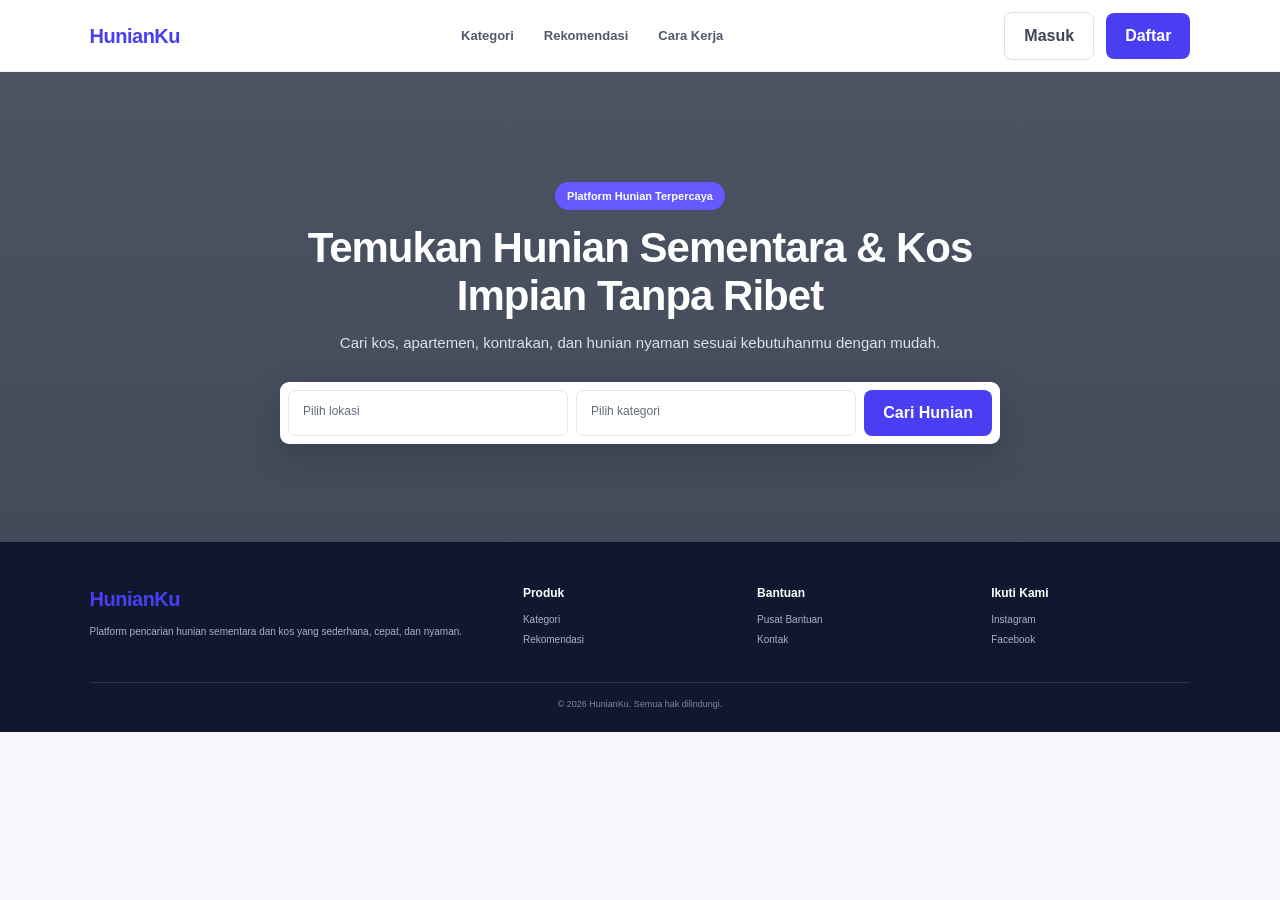
<file: index.html>
<!DOCTYPE html>
<html lang="id">

<head>
  <meta charset="UTF-8">
  <meta name="viewport" content="width=device-width,initial-scale=1.0">
  <title>HunianKu - Cari Hunian</title>
  <link rel="stylesheet" href="style.css">
</head>

<body>
  <header class="navbar">
    <a class="logo" href="index.html">HunianKu</a>
    <nav class="nav-links"><a href="#kategori">Kategori</a><a href="#rekomendasi">Rekomendasi</a><a href="#cara">Cara
        Kerja</a></nav>
    <div class="nav-actions"><a class="btn btn-outline" href="login.html">Masuk</a><a class="btn btn-primary"
        href="regis.html">Daftar</a></div>
  </header>

  <section class="hero">
    <div class="hero-content">
      <span class="badge">Platform Hunian Terpercaya</span>
      <h1>Temukan Hunian Sementara &amp; Kos Impian Tanpa Ribet</h1>
      <p>Cari kos, apartemen, kontrakan, dan hunian nyaman sesuai kebutuhanmu dengan mudah.</p>
      <form class="search-box" onsubmit="return false">
        <div class="search-field">Pilih lokasi</div>
        <div class="search-field">Pilih kategori</div>
        <button class="btn btn-primary">Cari Hunian</button>
      </form>
    </div>
  </section>


  <footer class="footer">
    <div class="footer-grid">
      <div>
        <div class="logo">HunianKu</div>
        <p style="margin-top:10px">Platform pencarian hunian sementara dan kos yang sederhana, cepat, dan nyaman.</p>
      </div>
      <div>
        <h4>Produk</h4><a href="#kategori">Kategori</a><a href="#rekomendasi">Rekomendasi</a>
      </div>
      <div>
        <h4>Bantuan</h4><a href="#">Pusat Bantuan</a><a href="#">Kontak</a>
      </div>
      <div>
        <h4>Ikuti Kami</h4><a href="#">Instagram</a><a href="#">Facebook</a>
      </div>
    </div>
    <div class="copyright">© 2026 HunianKu. Semua hak dilindungi.</div>
  </footer>
</body>

</html>
</file>
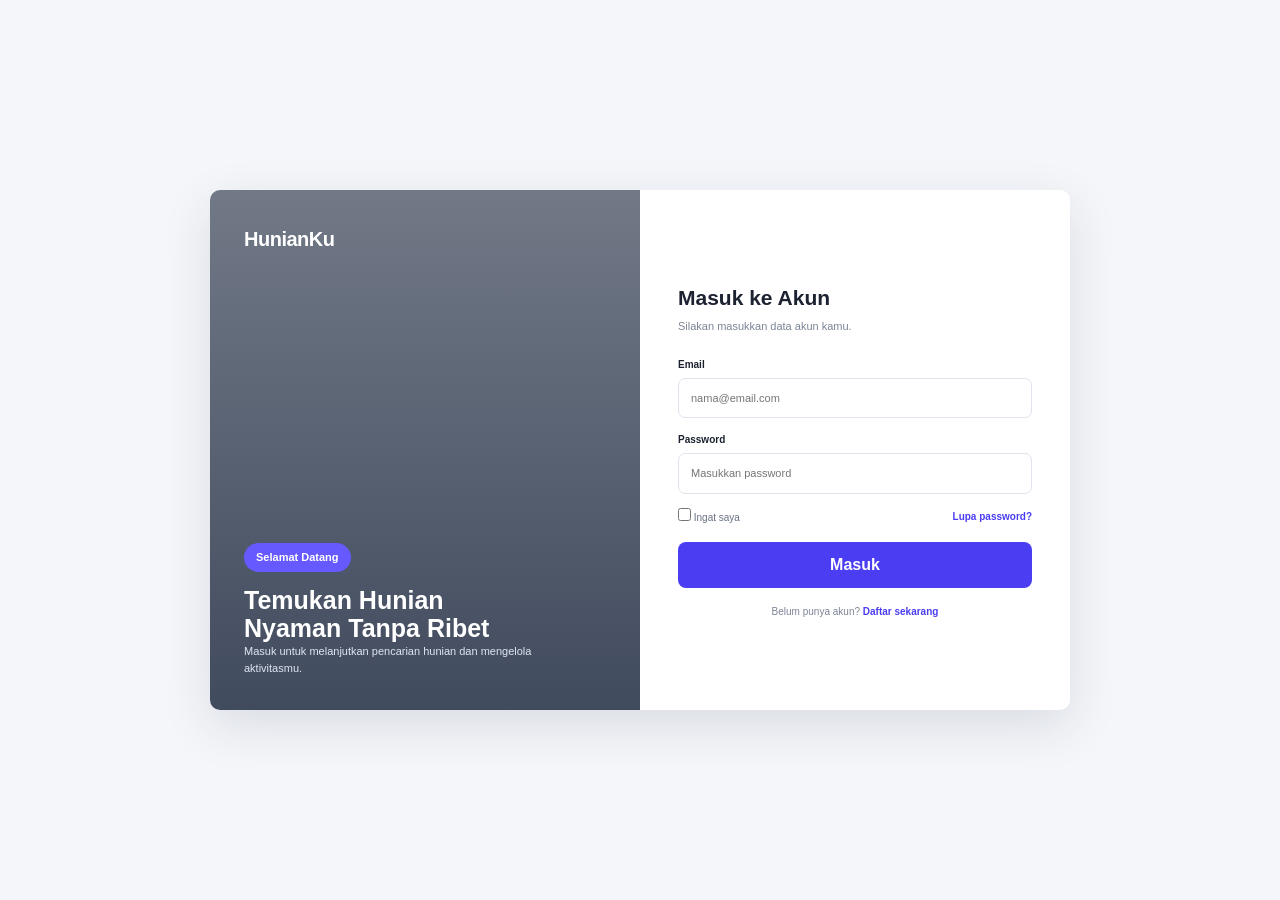
<file: login.html>
<!DOCTYPE html>
<html lang="id">

<head>
  <meta charset="UTF-8">
  <meta name="viewport" content="width=device-width,initial-scale=1.0">
  <title>Masuk - HunianKu</title>
  <link rel="stylesheet" href="style.css">
</head>

<body class="auth-page">
  <div class="auth-shell">
    <div class="auth-visual">
      <div><a class="logo" style="color:#fff" href="index.html">HunianKu</a></div>
      <div><span class="badge">Selamat Datang</span>
        <h1>Temukan Hunian Nyaman Tanpa Ribet</h1>
        <p>Masuk untuk melanjutkan pencarian hunian dan mengelola aktivitasmu.</p>
      </div>
    </div>
    <div class="auth-form">
      <h2>Masuk ke Akun</h2>
      <p class="sub">Silakan masukkan data akun kamu.</p>
      <form onsubmit="return false">
        <div class="form-group"><label>Email</label><input class="form-control" type="email"
            placeholder="nama@email.com"></div>
        <div class="form-group"><label>Password</label><input class="form-control" type="password"
            placeholder="Masukkan password"></div>
        <div style="display:flex;justify-content:space-between;align-items:center;margin:4px 0 12px"><label
            style="font-size:10px;color:#687184"><input type="checkbox"> Ingat saya</label><a class="small-link"
            href="#">Lupa password?</a></div>
        <button class="btn btn-primary" type="submit">Masuk</button>
      </form>
      <p class="auth-note">Belum punya akun? <a class="small-link" href="regis.html">Daftar sekarang</a></p>
    </div>
  </div>
</body>

</html>
</file>
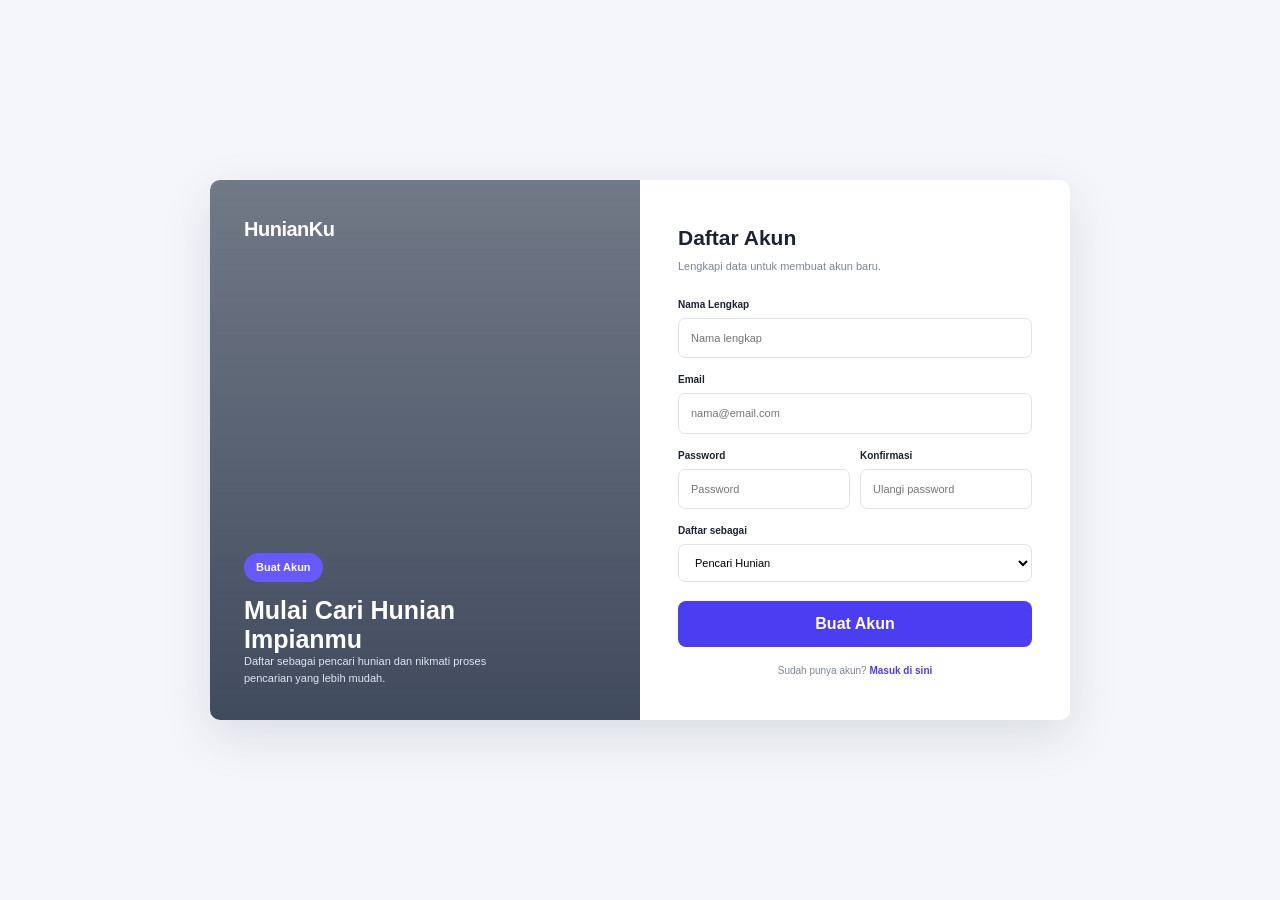
<file: regis.html>
<!DOCTYPE html>
<html lang="id"><head><meta charset="UTF-8"><meta name="viewport" content="width=device-width,initial-scale=1.0"><title>Daftar - HunianKu</title><link rel="stylesheet" href="style.css"></head>
<body class="auth-page">
<div class="auth-shell">
  <div class="auth-visual" style="background-image:linear-gradient(rgba(11,24,48,.58),rgba(11,24,48,.78)),url('https://images.unsplash.com/photo-1560185008-b033106af5c3?auto=format&fit=crop&w=900&q=85')"><div><a class="logo" style="color:#fff" href="index.html">HunianKu</a></div><div><span class="badge">Buat Akun</span><h1>Mulai Cari Hunian Impianmu</h1><p>Daftar sebagai pencari hunian dan nikmati proses pencarian yang lebih mudah.</p></div></div>
  <div class="auth-form"><h2>Daftar Akun</h2><p class="sub">Lengkapi data untuk membuat akun baru.</p>
    <form onsubmit="return false">
      <div class="form-group"><label>Nama Lengkap</label><input class="form-control" type="text" placeholder="Nama lengkap"></div>
      <div class="form-group"><label>Email</label><input class="form-control" type="email" placeholder="nama@email.com"></div>
      <div class="form-row"><div class="form-group"><label>Password</label><input class="form-control" type="password" placeholder="Password"></div><div class="form-group"><label>Konfirmasi</label><input class="form-control" type="password" placeholder="Ulangi password"></div></div>
      <div class="form-group"><label>Daftar sebagai</label><select class="form-control"><option>Pencari Hunian</option><option>Pemilik Properti</option></select></div>
      <button class="btn btn-primary" type="submit">Buat Akun</button>
    </form>
    <p class="auth-note">Sudah punya akun? <a class="small-link" href="login.html">Masuk di sini</a></p>
  </div>
</div>
</body></html>
</file>
<file: style.css>
:root {
  --primary: #4b3df2;
  --primary-dark: #3e31d4;
  --navy: #10182f;
  --text: #1c2230;
  --muted: #7c8496;
  --line: #e7e9f0;
  --background: #f7f8fb;
  --white: #fff;
  --success: #21b573;
  --warning: #f4ad3d;
  --radius: 8px;
}

* {
  box-sizing: border-box;
  margin: 0;
  padding: 0;
}

html {
  scroll-behavior: smooth;
}

body {
  background: var(--background);
  color: var(--text);
  font-family: Inter, Arial, Helvetica, sans-serif;
  line-height: 1.5;
}

a {
  color: inherit;
  text-decoration: none;
}

button,
input {
  font: inherit;
}

img {
  display: block;
  max-width: 100%;
}

/* ===== NAVBAR DAN HALAMAN UTAMA ===== */
.navbar {
  display: flex;
  height: 72px;
  align-items: center;
  justify-content: space-between;
  padding: 0 7%;
  border-bottom: 1px solid #f0f1f5;
  background: var(--white);
}

.logo {
  color: var(--primary);
  font-size: 20px;
  font-weight: 800;
  letter-spacing: -0.5px;
}

.nav-links {
  display: flex;
  align-items: center;
  gap: 30px;
  font-size: 13px;
  font-weight: 600;
}

.nav-links a {
  color: #51596c;
}

.nav-links a:hover {
  color: var(--primary);
}

.nav-actions {
  display: flex;
  align-items: center;
  gap: 12px;
}

.btn {
  display: inline-flex;
  align-items: center;
  justify-content: center;
  gap: 8px;
  padding: 11px 19px;
  border: 0;
  border-radius: var(--radius);
  cursor: pointer;
  font-weight: 700;
}

.btn-primary {
  background: var(--primary);
  color: var(--white);
}

.btn-primary:hover {
  background: var(--primary-dark);
}

.btn-outline {
  border: 1px solid #dfe2eb;
  background: var(--white);
  color: #3d4658;
}

.hero {
  display: flex;
  min-height: 470px;
  align-items: center;
  justify-content: center;
  padding: 82px 7% 70px;
  background:
    linear-gradient(rgba(10, 19, 39, 0.72), rgba(10, 19, 39, 0.76)),
    url("https://images.unsplash.com/photo-1554469384-e58fac16e23a?auto=format&fit=crop&w=1800&q=85")
      center / cover;
  color: var(--white);
  text-align: center;
}

.hero-content {
  max-width: 780px;
}

.badge {
  display: inline-block;
  margin-bottom: 14px;
  padding: 6px 12px;
  border-radius: 999px;
  background: #6559ff;
  color: var(--white);
  font-size: 11px;
  font-weight: 800;
}

.hero h1 {
  margin-bottom: 13px;
  font-size: 42px;
  letter-spacing: -1px;
  line-height: 1.12;
}

.hero p {
  margin-bottom: 28px;
  color: #dce0ed;
  font-size: 15px;
}

.search-box {
  display: flex;
  max-width: 720px;
  gap: 8px;
  margin: 0 auto;
  padding: 8px;
  border-radius: 9px;
  background: var(--white);
  box-shadow: 0 12px 35px rgba(0, 0, 0, 0.18);
}

.search-field {
  flex: 1;
  padding: 11px 14px;
  border: 1px solid #e5e7ee;
  border-radius: 7px;
  color: #626b7d;
  font-size: 12px;
  text-align: left;
}

.search-box .btn {
  min-width: 110px;
}

.section {
  padding: 52px 7%;
  background: var(--white);
}

.section-head {
  display: flex;
  align-items: end;
  justify-content: space-between;
  margin-bottom: 22px;
}

.section-head h2 {
  font-size: 21px;
}

.section-head p {
  color: var(--muted);
  font-size: 12px;
}

/* ===== FOOTER ===== */
.footer {
  padding: 42px 7% 20px;
  background: var(--navy);
  color: var(--white);
}

.footer-grid {
  display: grid;
  grid-template-columns: 2fr 1fr 1fr 1fr;
  gap: 35px;
}

.footer h4 {
  margin-bottom: 10px;
  font-size: 12px;
}

.footer p,
.footer a {
  color: #aab1c4;
  font-size: 10px;
}

.footer a {
  display: block;
  margin: 5px 0;
}

.copyright {
  margin-top: 30px;
  padding-top: 15px;
  border-top: 1px solid #29324d;
  color: #7f879b;
  font-size: 9px;
  text-align: center;
}

/* ===== LOGIN DAN REGISTRASI ===== */
.auth-page {
  display: grid;
  min-height: 100vh;
  place-items: center;
  padding: 30px;
  background: #f4f6f9;
}

.auth-shell {
  display: grid;
  width: min(860px, 100%);
  grid-template-columns: 1fr 1fr;
  overflow: hidden;
  border-radius: 10px;
  background: var(--white);
  box-shadow: 0 16px 50px rgba(30, 40, 70, 0.12);
}

.auth-visual {
  display: flex;
  min-height: 520px;
  flex-direction: column;
  justify-content: space-between;
  padding: 34px;
  background:
    linear-gradient(rgba(11, 24, 48, 0.58), rgba(11, 24, 48, 0.78)),
    url("https://images.unsplash.com/photo-1493809842364-78817add7ffb?auto=format&fit=crop&w=900&q=85")
      center / cover;
  color: var(--white);
}

.auth-visual h1 {
  max-width: 300px;
  font-size: 25px;
  line-height: 1.15;
}

.auth-visual p {
  max-width: 290px;
  color: #dfe5f2;
  font-size: 11px;
}

.auth-form {
  display: flex;
  flex-direction: column;
  justify-content: center;
  padding: 42px 38px;
}

.auth-form h2 {
  margin-bottom: 5px;
  font-size: 21px;
}

.auth-form .sub {
  margin-bottom: 22px;
  color: var(--muted);
  font-size: 11px;
}

.form-group {
  margin-bottom: 14px;
}

.form-group label {
  display: block;
  margin-bottom: 6px;
  font-size: 10px;
  font-weight: 700;
}

.form-control {
  width: 100%;
  padding: 11px 12px;
  border: 1px solid #e0e3eb;
  border-radius: 7px;
  outline: none;
  background: var(--white);
  font-size: 11px;
}

.form-control:focus {
  border-color: #aaa0ff;
  box-shadow: 0 0 0 3px #eeecff;
}

.form-row {
  display: flex;
  gap: 10px;
}

.form-row > * {
  flex: 1;
}

.auth-form .btn {
  width: 100%;
  margin-top: 5px;
}

.small-link {
  color: var(--primary);
  font-size: 10px;
  font-weight: 700;
}

.auth-note {
  margin-top: 16px;
  color: var(--muted);
  font-size: 10px;
  text-align: center;
}

/* ===== DASHBOARD ===== */
.dashboard {
  display: grid;
  min-height: 100vh;
  grid-template-columns: 205px 1fr;
  background: var(--background);
}

.sidebar {
  position: sticky;
  top: 0;
  height: 100vh;
  padding: 22px 13px;
  border-right: 1px solid var(--line);
  background: var(--white);
}

.side-logo {
  padding: 0 10px 25px;
  color: var(--primary);
  font-size: 18px;
  font-weight: 800;
}

.menu-title {
  margin: 15px 0 7px;
  padding: 0 10px;
  color: #a2a8b6;
  font-size: 9px;
  font-weight: 800;
  text-transform: uppercase;
}

.menu-item {
  display: flex;
  align-items: center;
  gap: 9px;
  margin-bottom: 3px;
  padding: 9px 10px;
  border-radius: 7px;
  color: #667083;
  font-size: 11px;
}

.menu-item.active,
.menu-item:hover {
  background: #eeedff;
  color: var(--primary);
  font-weight: 700;
}

.main {
  min-width: 0;
}

.topbar {
  display: flex;
  height: 65px;
  align-items: center;
  justify-content: space-between;
  padding: 0 28px;
  border-bottom: 1px solid var(--line);
  background: var(--white);
}

.topbar h1 {
  font-size: 15px;
}

.topbar p {
  color: var(--muted);
  font-size: 9px;
}

.profile {
  display: flex;
  align-items: center;
  gap: 9px;
  font-size: 10px;
  font-weight: 700;
}

.avatar {
  display: grid;
  width: 28px;
  height: 28px;
  place-items: center;
  border-radius: 50%;
  background: #e7e5ff;
  color: var(--primary);
}

.content {
  padding: 25px 28px;
}

.stats {
  display: grid;
  grid-template-columns: repeat(4, 1fr);
  gap: 14px;
  margin-bottom: 20px;
}

.stat,
.card {
  border: 1px solid var(--line);
  border-radius: var(--radius);
  background: var(--white);
}

.stat {
  padding: 16px;
}

.stat-top {
  display: flex;
  justify-content: space-between;
  color: var(--muted);
  font-size: 10px;
}

.stat strong {
  display: block;
  margin-top: 6px;
  font-size: 22px;
}

.card {
  margin-bottom: 18px;
  padding: 18px;
}

.card-head {
  display: flex;
  align-items: center;
  justify-content: space-between;
  margin-bottom: 15px;
}

.card-head h2 {
  font-size: 12px;
}

.card-head a {
  color: var(--primary);
  font-size: 9px;
  font-weight: 700;
}

.table-wrap {
  overflow-x: auto;
}

.data-table {
  width: 100%;
  border-collapse: collapse;
  font-size: 10px;
}

.data-table th {
  background: #fafbfc;
  color: #8a91a0;
  font-size: 9px;
  font-weight: 700;
  text-align: left;
}

.data-table th,
.data-table td {
  padding: 10px;
  border-bottom: 1px solid #edf0f4;
  white-space: nowrap;
}

.status {
  padding: 4px 8px;
  border-radius: 999px;
  font-size: 8px;
  font-weight: 800;
}

.status.success {
  background: #e9f8f1;
  color: #15915a;
}

.status.pending {
  background: #fff5df;
  color: #a16b05;
}

.thumb {
  display: inline-block;
  width: 34px;
  height: 34px;
  margin-right: 8px;
  border-radius: 5px;
  object-fit: cover;
  vertical-align: middle;
}

.two-col {
  display: grid;
  grid-template-columns: 1.25fr 0.75fr;
  gap: 18px;
}

.quick-list {
  display: grid;
  gap: 10px;
}

.quick-item {
  display: flex;
  justify-content: space-between;
  padding: 11px;
  border: 1px solid var(--line);
  border-radius: 7px;
  font-size: 10px;
}

.quick-item span {
  color: var(--muted);
}

.crud-actions {
  display: flex;
  gap: 5px;
}

.icon-btn {
  padding: 5px 8px;
  border: 1px solid var(--line);
  border-radius: 5px;
  background: var(--white);
  cursor: pointer;
  font-size: 9px;
}

.icon-btn:hover {
  border-color: #c5c0ff;
  color: var(--primary);
}

/* ===== TAMPILAN TABLET ===== */
@media (max-width: 900px) {
  .navbar {
    padding: 0 4%;
  }

  .nav-links {
    display: none;
  }

  .hero {
    padding: 70px 5%;
  }

  .category-grid,
  .property-grid {
    grid-template-columns: repeat(2, 1fr);
  }

  .auth-shell {
    max-width: 460px;
    grid-template-columns: 1fr;
  }

  .auth-visual {
    min-height: 230px;
  }

  .auth-form {
    padding: 34px;
  }

  .dashboard {
    grid-template-columns: 72px 1fr;
  }

  .sidebar {
    padding: 20px 8px;
  }

  .side-logo {
    padding: 0 0 20px;
    font-size: 0;
    text-align: center;
  }

  .side-logo::after {
    content: "H";
    font-size: 20px;
  }

  .menu-title {
    display: none;
  }

  .menu-item {
    justify-content: center;
    font-size: 0;
  }

  .menu-item::first-letter {
    font-size: 14px;
  }

  .content {
    padding: 20px;
  }

  .stats {
    grid-template-columns: repeat(2, 1fr);
  }
}

/* ===== TAMPILAN HP ===== */
@media (max-width: 600px) {
  .navbar {
    height: auto;
    gap: 10px;
    padding: 15px 5%;
  }

  .nav-actions .btn-outline {
    display: none;
  }

  .nav-actions .btn {
    padding: 9px 12px;
    font-size: 10px;
  }

  .hero {
    min-height: 540px;
  }

  .hero h1 {
    font-size: 31px;
  }

  .search-box {
    flex-direction: column;
  }

  .search-box .btn {
    width: 100%;
  }

  .section {
    padding: 40px 5%;
  }

  .category-grid,
  .property-grid {
    grid-template-columns: 1fr;
  }

  .section-head {
    display: block;
  }

  .section-head p {
    margin-top: 5px;
  }

  .footer-grid {
    grid-template-columns: 1fr 1fr;
  }

  .dashboard {
    display: block;
  }

  .sidebar {
    display: none;
  }

  .topbar {
    padding: 0 16px;
  }

  .content {
    padding: 16px;
  }

  .stats {
    grid-template-columns: 1fr 1fr;
  }

  .two-col {
    grid-template-columns: 1fr;
  }

  .auth-page {
    padding: 15px;
  }

  .auth-visual {
    min-height: 200px;
    padding: 24px;
  }

  .auth-form {
    padding: 28px 22px;
  }
}
</file>
